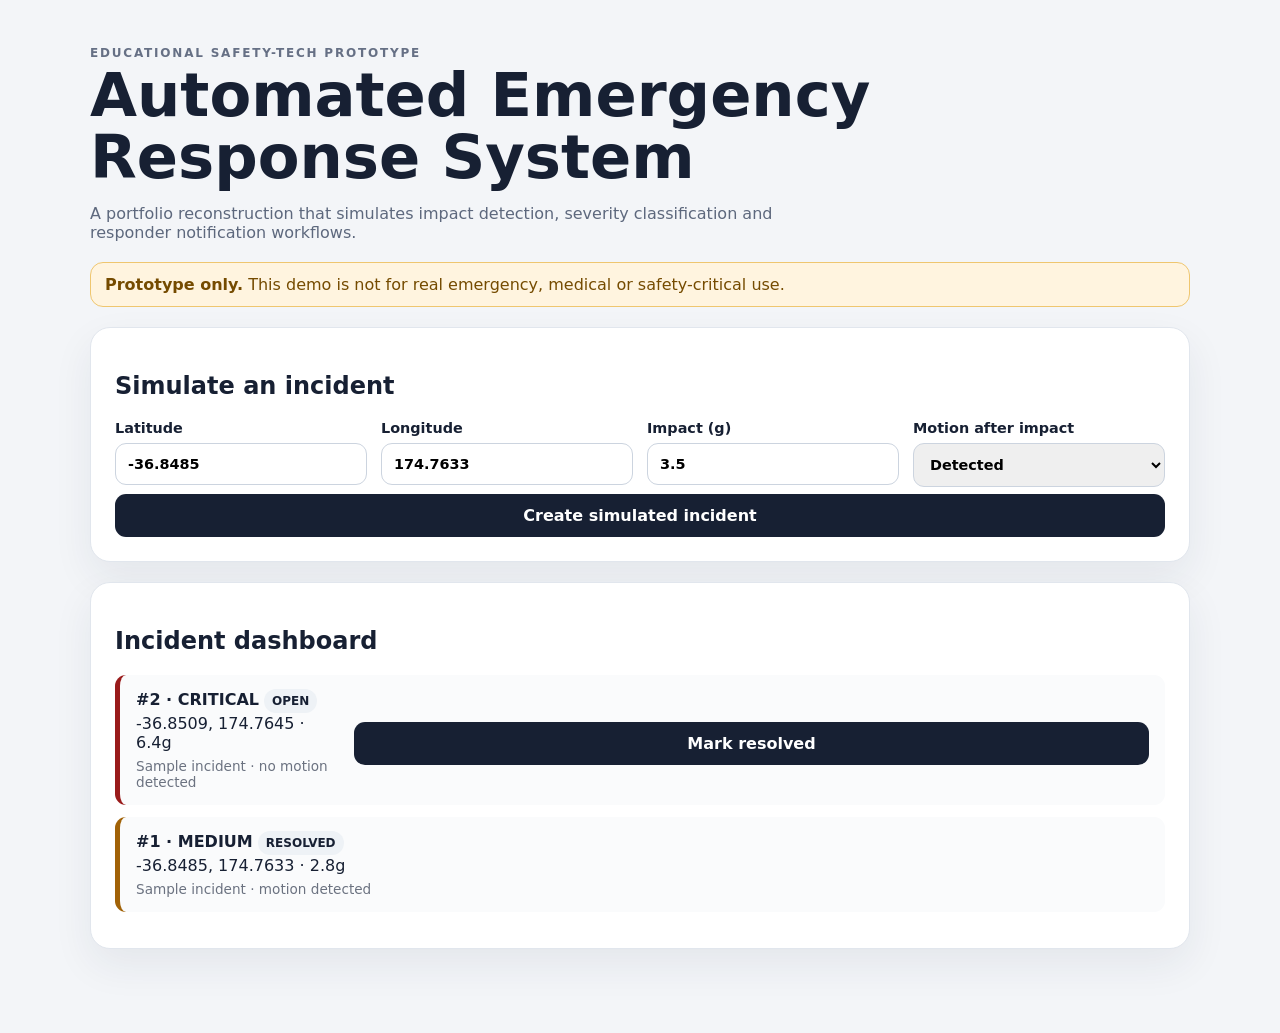
<file: docs/index.html>
<!doctype html>
<html lang="en">
<head>
<meta charset="utf-8"><meta name="viewport" content="width=device-width,initial-scale=1"><title>Automated Emergency Response System — Live Demo</title>
<style>
*{box-sizing:border-box}body{margin:0;font-family:Inter,ui-sans-serif,system-ui,-apple-system,sans-serif;background:#f3f5f8;color:#172033}.shell{width:min(1100px,92%);margin:auto;padding:46px 0 64px}.eyebrow{font-size:.75rem;font-weight:800;letter-spacing:.15em;text-transform:uppercase;color:#667085}h1{font-size:clamp(2.2rem,5.5vw,3.8rem);margin:.25rem 0 .65rem;line-height:1.02}.sub{max-width:720px;color:#5d687d}.warning{background:#fff4df;border:1px solid #efc66f;color:#754b00;padding:12px 14px;border-radius:13px;margin:20px 0}.card{background:#fff;border:1px solid #e1e6ed;border-radius:20px;padding:24px;margin:20px 0;box-shadow:0 16px 40px rgba(24,39,75,.07)}.grid{display:grid;grid-template-columns:repeat(4,1fr);gap:14px}label{font-weight:700;font-size:.9rem}input,select,button{width:100%;margin-top:7px;padding:12px;border:1px solid #ccd4df;border-radius:11px;font:inherit}button{background:#172033;color:white;border:0;font-weight:800;cursor:pointer}.inc{display:flex;justify-content:space-between;gap:18px;align-items:center;border-left:5px solid #9aa3b2;background:#fafbfc;padding:15px 16px;border-radius:11px;margin:12px 0}.inc p{margin:.35rem 0}.inc .action{min-width:135px}.critical{border-left-color:#991b1b}.high{border-left-color:#c2410c}.medium{border-left-color:#a16207}.low{border-left-color:#047857}.pill{font-size:.75rem;font-weight:800;padding:5px 8px;border-radius:999px;background:#eef2f6}.meta{color:#6b7280;font-size:.85rem}@media(max-width:820px){.grid{grid-template-columns:1fr 1fr}}@media(max-width:560px){.grid{grid-template-columns:1fr}.inc{align-items:flex-start;flex-direction:column}.inc .action{width:100%}}
</style></head>
<body><main class="shell"><div class="eyebrow">Educational Safety-Tech Prototype</div><h1>Automated Emergency Response System</h1><p class="sub">A portfolio reconstruction that simulates impact detection, severity classification and responder notification workflows.</p><div class="warning"><strong>Prototype only.</strong> This demo is not for real emergency, medical or safety-critical use.</div>
<section class="card"><h2>Simulate an incident</h2><div class="grid"><label>Latitude<input id="lat" type="number" step="any" value="-36.8485"></label><label>Longitude<input id="lng" type="number" step="any" value="174.7633"></label><label>Impact (g)<input id="impact" type="number" step="0.1" min="0" value="3.5"></label><label>Motion after impact<select id="motion"><option value="yes">Detected</option><option value="no">Not detected</option></select></label></div><button id="create">Create simulated incident</button></section>
<section class="card"><h2>Incident dashboard</h2><div id="incidents"></div></section></main>
<script>
let incidents=[{id:2,lat:-36.8509,lng:174.7645,impact:6.4,motion:false,severity:'CRITICAL',status:'OPEN',time:'Sample incident'},{id:1,lat:-36.8485,lng:174.7633,impact:2.8,motion:true,severity:'MEDIUM',status:'RESOLVED',time:'Sample incident'}];
function classify(g,motion){if(g>=6&&!motion)return'CRITICAL';if(g>=4)return'HIGH';if(g>=2)return'MEDIUM';return'LOW'}
function render(){document.querySelector('#incidents').innerHTML=incidents.map(i=>`<article class="inc ${i.severity.toLowerCase()}"><div><div><strong>#${i.id} · ${i.severity}</strong> <span class="pill">${i.status}</span></div><p>${i.lat.toFixed(4)}, ${i.lng.toFixed(4)} · ${i.impact.toFixed(1)}g</p><div class="meta">${i.time} · ${i.motion?'motion detected':'no motion detected'}</div></div>${i.status==='OPEN'?`<button class="action" onclick="resolveIncident(${i.id})">Mark resolved</button>`:''}</article>`).join('')}
function resolveIncident(id){incidents.find(x=>x.id===id).status='RESOLVED';render()}
document.querySelector('#create').onclick=()=>{const impact=parseFloat(document.querySelector('#impact').value),motion=document.querySelector('#motion').value==='yes';incidents.unshift({id:Math.max(...incidents.map(x=>x.id))+1,lat:parseFloat(document.querySelector('#lat').value),lng:parseFloat(document.querySelector('#lng').value),impact,motion,severity:classify(impact,motion),status:'OPEN',time:'Just now'});render()};render();
</script></body></html>
</file>
